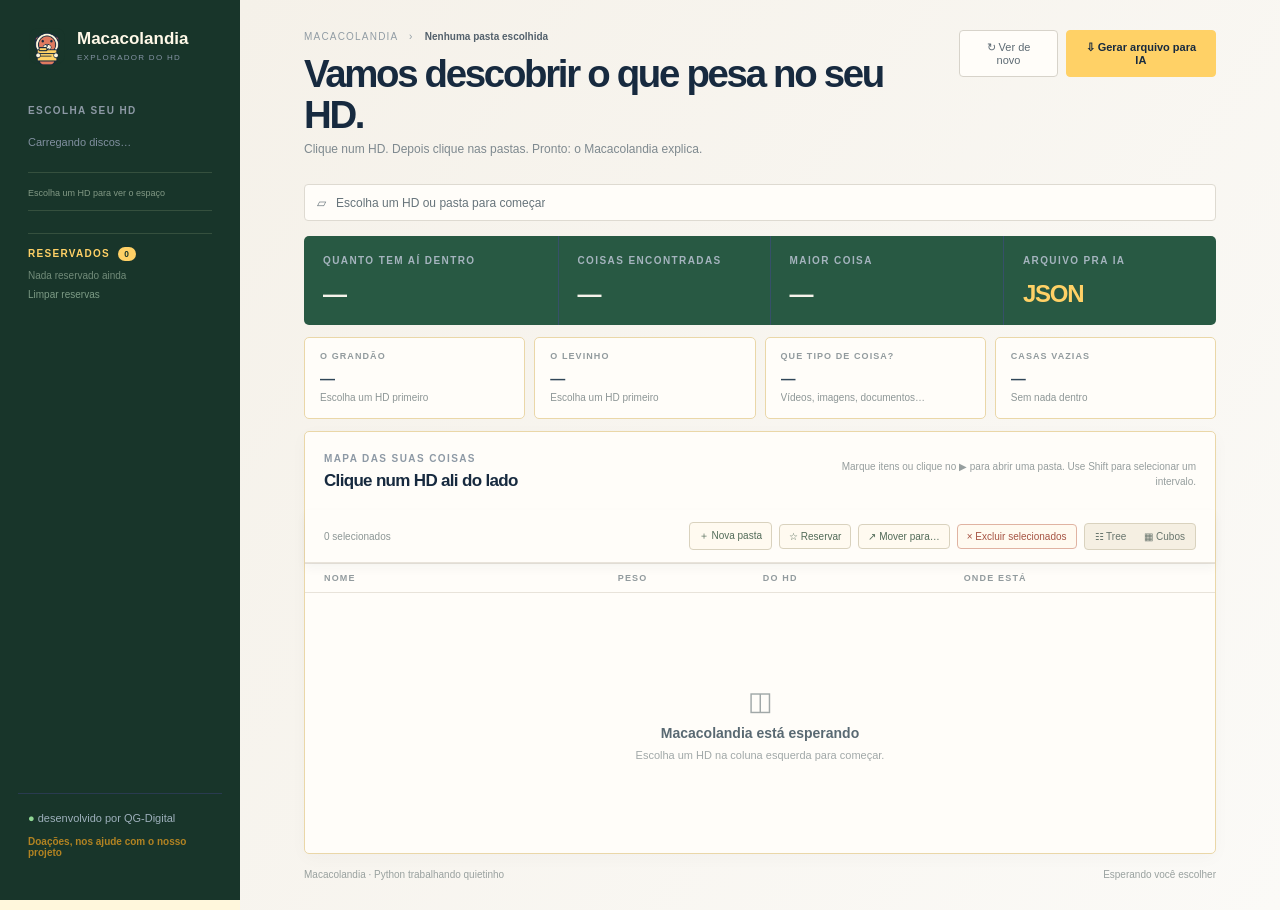
<file: index.html>
<!doctype html><html lang="pt-BR"><head><meta charset="UTF-8"><link rel="icon" type="image/x-icon" href="macacolandia-logo.ico"><meta name="viewport" content="width=device-width,initial-scale=1"><title>Macacolandia — Explorador do HD</title><link rel="stylesheet" href="desktop.css"><script src="https://sdk.mercadopago.com/js/v2"></script></head><body><div class="shell"><aside><div class="brand"><img class="app-logo" src="macacolandia-logo.png" alt=""><div><b>Macacolandia</b><small>EXPLORADOR DO HD</small></div></div><div class="eyebrow">ESCOLHA SEU HD</div><div id="drives" class="drives"><span class="muted">Carregando discos…</span></div><div id="diskInfo" class="disk-info"><small>Escolha um HD para ver o espaço</small></div><div class="reserved"><div class="reserved-title">RESERVADOS <small id="reservedCount">0</small></div><div id="reservedList" class="reserved-list"><small>Nada reservado ainda</small></div><button class="clear-reserved" onclick="clearReserved()">Limpar reservas</button></div><div class="aside-foot"><span>●</span> desenvolvido por QG-Digital<br><button class="donate-link" onclick="openDonation()">Doações, nos ajude com o nosso projeto</button></div></aside><main><header><div><div class="crumb">MACACOLANDIA　›　<b id="rootName">Nenhuma pasta escolhida</b></div><h1>Vamos descobrir o que pesa no seu HD.</h1><p class="sub">Clique num HD. Depois clique nas pastas. Pronto: o Macacolandia explica.</p></div><div class="actions"><button class="secondary" onclick="scanCurrent()">↻ Ver de novo</button><button class="primary" onclick="exportJson()">⇩ Gerar arquivo para IA</button></div></header><div class="path"><span>▱</span><span id="currentPath">Escolha um HD ou pasta para começar</span></div><div id="status" class="status hidden"></div><section class="summary"><div><label>QUANTO TEM AÍ DENTRO</label><strong id="total">—</strong></div><div><label>COISAS ENCONTRADAS</label><strong id="count">—</strong></div><div><label>MAIOR COISA</label><strong id="largest">—</strong></div><div><label>ARQUIVO PRA IA</label><strong class="json">JSON</strong></div></section><section id="insights" class="insights"><div><span>O GRANDÃO</span><b id="heaviest">—</b><small id="heavyText">Escolha um HD primeiro</small></div><div><span>O LEVINHO</span><b id="lightest">—</b><small id="lightText">Escolha um HD primeiro</small></div><div><span>QUE TIPO DE COISA?</span><b id="fileTypes">—</b><small id="typeText">Vídeos, imagens, documentos…</small></div><div><span>CASAS VAZIAS</span><b id="emptyFolders">—</b><small>Sem nada dentro</small></div></section><section class="panel tree-panel"><div class="panel-head"><div><label>MAPA DAS SUAS COISAS</label><h2 id="treeTitle">Clique num HD ali do lado</h2></div><div class="hint">Marque itens ou clique no ▶ para abrir uma pasta. Use Shift para selecionar um intervalo.</div></div><div class="file-actions"><span id="selectedText">0 selecionados</span><button onclick="createFolder()">＋ Nova pasta</button><button onclick="reserveSelected()">☆ Reservar</button><button onclick="moveSelected()">↗ Mover para…</button><button class="danger" onclick="deleteSelected()">× Excluir selecionados</button><div class="view-toggle" role="group" aria-label="Tipo de visão"><button id="viewTree" class="view-btn" onclick="setViewMode('tree')">☷ Tree</button><button id="viewCubes" class="view-btn" onclick="setViewMode('cubes')">▦ Cubos</button></div></div><div id="treeHead" class="tree-head"><span>NOME</span><span>PESO</span><span>DO HD</span><span>ONDE ESTÁ</span></div><div id="tree" class="tree"><div class="empty">◫<b>Macacolandia está esperando</b><span>Escolha um HD na coluna esquerda para começar.</span></div></div></section><footer><span>Macacolandia · Python trabalhando quietinho</span><span id="scanInfo">Esperando você escolher</span></footer></main></div><div id="preview" class="preview hidden"><div class="preview-box"><button class="close" onclick="closePreview()">×</button><span id="previewKind" class="eyebrow">PRÉVIA</span><h2 id="previewTitle">Arquivo</h2><div id="previewBody"></div></div></div><div id="folderModal" class="modal hidden" role="dialog" aria-modal="true" aria-labelledby="folderModalTitle"><div class="modal-box"><button class="close" onclick="closeFolderModal()">×</button><span class="eyebrow">NOVA PASTA</span><h2 id="folderModalTitle">Criar subpasta</h2><p id="folderModalText">Escolha um nome para a nova pasta.</p><label class="modal-label" for="folderName">Nome da pasta</label><input id="folderName" class="modal-input" type="text" maxlength="120" placeholder="Ex.: Projetos" autocomplete="off"><div class="modal-actions"><button class="secondary" onclick="closeFolderModal()">Cancelar</button><button class="primary" onclick="submitCreateFolder()">Criar pasta</button></div></div></div><div id="confirmModal" class="modal hidden" role="dialog" aria-modal="true" aria-labelledby="confirmModalTitle"><div class="modal-box"><button class="close" onclick="resolveConfirmation(false)">×</button><span id="confirmModalEyebrow" class="eyebrow">CONFIRMAÇÃO</span><h2 id="confirmModalTitle">Confirmar ação</h2><p id="confirmModalText"></p><div class="modal-actions"><button class="secondary" onclick="resolveConfirmation(false)">Cancelar</button><button id="confirmModalOk" class="primary" onclick="resolveConfirmation(true)">Confirmar</button></div></div></div><div id="donationModal" class="modal hidden" role="dialog" aria-modal="true" aria-labelledby="donationTitle"><div class="modal-box donation-box"><button class="close" onclick="closeDonation()">×</button><span class="eyebrow">APOIE O PROJETO</span><h2 id="donationTitle">Ajude o Macacolandia a continuar</h2><p class="donation-intro">Escolha um valor e um método. O pagamento é processado pelo servidor externo de pagamentos.</p><label class="modal-label" for="donationAmount">Valor da doação</label><div class="money-input"><span>R$</span><input id="donationAmount" class="modal-input" type="number" min="1" step="0.01" value="10.00"></div><div class="donation-tabs"><button id="donationPixTab" class="view-btn active" onclick="setDonationMethod('pix')">Pix</button><button id="donationCardTab" class="view-btn" onclick="setDonationMethod('card')">Cartão de crédito</button></div><div id="donationPixPanel"><button class="primary wide" onclick="generateDonationPix()">Gerar QR Code Pix</button><div id="pixResult" class="donation-result hidden"></div></div><div id="donationCardPanel" class="hidden"><form id="donation-card-form" class="donation-card-form"><div class="mp-card-field"><label>Número do cartão</label><div id="donation-card-number" class="mp-card-input"></div></div><div class="mp-card-row"><div class="mp-card-field"><label>Validade</label><div id="donation-card-expiration" class="mp-card-input"></div><small class="mp-card-helper">MM/AA</small></div><div class="mp-card-field"><label>CVV</label><div id="donation-card-cvv" class="mp-card-input"></div></div></div><div class="mp-card-field"><label>Nome impresso no cartão</label><input id="donation-card-name" class="modal-input" placeholder="Nome completo" autocomplete="cc-name"></div><div class="mp-card-field"><label>CPF ou CNPJ</label><input id="donation-card-document" class="modal-input" placeholder="Somente números" inputmode="numeric" autocomplete="off"></div><div class="mp-card-field"><label>E-mail para confirmação</label><input id="donation-card-email" class="modal-input" type="email" placeholder="seu@email.com" autocomplete="email"></div><div class="donation-technical-fields" aria-hidden="true"><select id="donation-card-issuer"><option value=""></option></select><select id="donation-card-installments"><option value="1">1x</option></select><select id="donation-card-identification-type"><option value="CPF">CPF</option><option value="CNPJ">CNPJ</option></select></div><p class="donation-note">Pagamento à vista em 1x. O cartão é tokenizado pelo Mercado Pago; o Macacolandia não salva número nem CVV.</p><button class="primary wide" type="submit">Pagar com cartão</button></form></div><div id="donationStatus" class="donation-status hidden"></div></div></div><script src="desktop.js"></script></body></html>
</file>
<file: desktop.css>
*{box-sizing:border-box}html{scroll-behavior:smooth}body{margin:0;background:#fff7dc;color:#172a3f;font-family:Verdana,Geneva,sans-serif;font-size:12px}button,input{font:inherit}.shell{display:flex;min-height:100vh;align-items:flex-start}aside{position:sticky;top:0;width:240px;flex:0 0 240px;height:100vh;max-height:100vh;overflow:auto;background:#18352a;color:#fff9e8;padding:27px 18px;display:flex;flex-direction:column;scrollbar-width:thin;scrollbar-color:#416a50 #18352a}.brand{display:flex;align-items:center;gap:11px;padding:0 10px 40px}.mark{font:700 34px Georgia;color:#ffd166;transform:rotate(-32deg)}.brand b{display:block;font:700 17px Verdana,Geneva,sans-serif}.brand small{color:#8594a5;font-size:8px;letter-spacing:.16em}.eyebrow,label{font-size:10px;letter-spacing:.14em;font-weight:700;color:#8d99a5}.eyebrow{padding:0 10px 10px}.drives{display:flex;flex-direction:column;gap:3px}.drive{border:0;background:transparent;color:#c4ced6;text-align:left;padding:11px 10px;border-radius:5px;display:flex;gap:10px;align-items:center;cursor:pointer;font-size:12px}.drive-loading,.drive-error{padding:12px 10px;color:#a9b8ad;font-size:11px;line-height:1.55;display:flex;gap:8px;align-items:flex-start}.drive-loading small{display:block;color:#738d7d;font-size:10px}.drive-error{display:block;color:#e5b79d}.drive-error button{display:block;margin-top:8px;border:1px solid #617562;background:transparent;color:#ffd166;padding:6px 8px;border-radius:4px;font-size:10px;cursor:pointer}.drive-error button:hover{background:#2f6d4d}.drive:hover,.drive.active{background:#2f6d4d;color:#fff}.drive.active{box-shadow:inset 3px 0 #ffd166}.drive b{display:block}.drive small{display:block;color:#8493a3;font-size:10px;margin-top:2px}.pick{margin:15px 10px;border:1px solid #506277;background:transparent;color:#e6ebed;padding:9px;border-radius:4px;cursor:pointer;font-size:11px}.disk-info{margin:14px 10px 0;padding:12px 0;border-top:1px solid #35503e;border-bottom:1px solid #35503e;color:#b9cbb9;font-size:10px}.disk-name{color:#ffd166;font-weight:700;overflow:hidden;text-overflow:ellipsis;white-space:nowrap}.banana-status{font-size:16px;margin:9px 0 8px;white-space:nowrap}.banana-status b{font-size:10px;color:#dbe9d7;margin-left:4px}.disk-grid{display:grid;grid-template-columns:repeat(3,1fr);gap:6px}.disk-grid b{display:block;color:#fff9e8;font-size:11px}.disk-grid small,.disk-info>small{display:block;color:#829985;font-size:9px;margin-top:3px}.disk-bar{height:4px;background:#294634;margin-top:9px}.disk-bar i{display:block;height:100%;background:#e07a5f}.risk{background:#fff0ec!important;box-shadow:inset 4px 0 #cf5c4c}.risk-badge{background:#cf5c4c;color:#fff;padding:3px 5px;border-radius:3px;font-size:8px;font-weight:700;letter-spacing:.04em;margin-left:5px;flex:none}.github-btn{border:1px solid #e1b1a5;background:#fff7f4;color:#a54d40;border-radius:3px;font-size:8px;padding:3px 5px;margin-left:3px;cursor:pointer}.github-btn:hover{background:#f9dcd4}.reserved{margin:22px 10px 0;border-top:1px solid #35503e;padding-top:14px}.reserved-title{color:#ffd166;font-size:10px;font-weight:700;letter-spacing:.13em}.reserved-title small{background:#ffd166;color:#18352a;border-radius:10px;padding:2px 6px;margin-left:4px}.reserved-list{margin-top:9px;max-height:180px;overflow:auto}.reserved-list>small{color:#718b79;font-size:10px}.reserved-item{display:flex;align-items:center;gap:6px;padding:7px 0;color:#d5e1d5;font-size:10px}.reserved-item b{min-width:0;overflow:hidden;text-overflow:ellipsis;white-space:nowrap;font-weight:500}.reserved-item button{margin-left:auto;background:transparent;border:0;color:#9cb49f;cursor:pointer}.clear-reserved{margin-top:7px;background:transparent;border:0;color:#7c9b85;font-size:10px;cursor:pointer;padding:0}.clear-reserved:hover{color:#ffd166}.pick:hover{border-color:#ffd166;color:#ffd166}.muted{padding:10px;color:#8190a0;font-size:11px}.aside-foot{margin-top:auto;border-top:1px solid #293b50;padding:15px 10px;color:#9eb0bc;font-size:11px;line-height:1.7}.aside-foot span{color:#8fd694}.aside-foot small{color:#66798e}main{flex:1;min-width:0;padding:30px 5vw;background:linear-gradient(125deg,#f5f1e9,#fbfaf7);min-height:100vh}header{display:flex;justify-content:space-between;gap:25px;align-items:flex-start}.crumb{color:#929da5;font-size:10px;letter-spacing:.12em}.crumb b{color:#53616c;letter-spacing:0}h1,h2,h3,strong{font-family:Verdana,Geneva,sans-serif}h1{font-size:clamp(27px,3vw,40px);letter-spacing:-.06em;line-height:1.06;margin:10px 0 7px}.sub{margin:0;color:#7e898f;font-size:12px}.actions{display:flex;gap:8px}.primary,.secondary{padding:10px 14px;border-radius:4px;border:1px solid #d7d3ca;font-size:11px;cursor:pointer}.primary{background:#ffd166;border-color:#ffd166;color:#172a3f;font-weight:700}.secondary{background:#fffdf9;color:#5d6a73}.primary:hover{background:#ffc85c}.path{height:37px;display:flex;align-items:center;gap:10px;background:#fffdf9;border:1px solid #dedad1;border-radius:4px;margin:28px 0 15px;padding:0 12px;color:#67747b;font-size:12px;white-space:nowrap;overflow:hidden}.path span:nth-child(2){overflow:hidden;text-overflow:ellipsis}.status{background:#e6f0ed;color:#3e6c66;border:1px solid #cbe0d9;padding:8px 11px;font-size:11px;margin-bottom:12px}.hidden{display:none!important}.status.error{background:#f8e8e1;color:#8c5045}.loader{width:22px;height:22px;border:2px solid #d9e1de;border-top-color:#c99125;border-radius:50%;animation:spin .8s linear infinite}.loader.mini{display:inline-block;width:12px;height:12px;border-width:2px;vertical-align:-2px}@keyframes spin{to{transform:rotate(360deg)}}.child-loading{padding:9px 19px;border-bottom:1px solid #eeeae3;color:#8c9698;font-size:11px;background:#fcfaf5}.child-empty{padding:8px 19px;color:#a0a7a6;font-size:10px;border-bottom:1px solid #eeeae3}.summary{display:grid;grid-template-columns:1.2fr 1fr 1.1fr 1fr;background:#285943;color:#f6f3eb;border-radius:5px;margin-bottom:12px}.summary>div{padding:17px 19px;border-right:1px solid #365069}.summary>div:last-child{border:0}.summary label{color:#a5b4be}.summary strong{display:block;font-size:24px;margin-top:13px;letter-spacing:-.05em}.summary .json{color:#ffd166}.panel{background:#fffdf9;border:1px solid #ead7a8;border-radius:5px;box-shadow:0 4px 18px #1a2b3b07}.tree-panel{overflow:hidden}.panel-head{display:flex;justify-content:space-between;align-items:flex-start;padding:19px}.panel-head h2{font-size:17px;letter-spacing:-.04em;margin:6px 0 0}.hint{font-size:10px;color:#969e9e;margin-top:9px;max-width:360px;text-align:right;line-height:1.45}.tree-head,.tree-row{display:grid;grid-template-columns:1.5fr .7fr 1fr 1.25fr;gap:15px;align-items:center}.tree-head{border-block:1px solid #e8e3da;padding:9px 19px;color:#929b9e;font-size:9px;letter-spacing:.13em;font-weight:700}.tree-row{width:100%;border:0;border-bottom:1px solid #eeeae3;background:transparent;padding:12px 19px;text-align:left;color:#54636e;font-size:11px;cursor:pointer}.tree-row.selected{background:#fff7db;box-shadow:inset 3px 0 #ffd166}.check{accent-color:#2f8a56;width:14px;height:14px;flex:none;cursor:pointer}.file-actions{display:flex;align-items:center;gap:7px;padding:0 19px 12px;border-bottom:1px solid #e8e3da;flex-wrap:wrap}.file-actions>span{margin-right:auto;color:#8c9695;font-size:10px}.file-actions button{border:1px solid #d9d2be;background:#fffaf0;color:#526b58;padding:6px 9px;border-radius:4px;font-size:10px;cursor:pointer}.file-actions button:hover{background:#fff0c2}.file-actions .danger{color:#a65443;border-color:#e0b3a2}.file-actions .danger:hover{background:#f9e2d9}.view-toggle{display:flex;gap:4px;border:1px solid #d9d2be;border-radius:4px;padding:3px;background:#f5efe2}.view-btn{border:0!important;background:transparent!important;color:#68756d!important;padding:4px 7px!important}.view-btn.active{background:#285943!important;color:#fff9e8!important}.tree-row:hover{background:#faf8f3}.tree-name{display:flex;gap:8px;align-items:center;min-width:0}.toggle{width:13px;color:#b28322;font-size:12px}.folder{color:#c99020}.tree-name b{white-space:nowrap;overflow:hidden;text-overflow:ellipsis;color:#304658}.size{font-weight:700;color:#3d5260}.usage{display:flex;align-items:center;gap:8px}.bar{height:5px;flex:1;background:#e8e2d8}.bar i{display:block;height:100%;background:#d2a13c}.usage small{width:34px;color:#8f989b}.path-cell{font-size:10px;color:#9ba2a2;white-space:nowrap;overflow:hidden;text-overflow:ellipsis}.empty{height:260px;display:flex;flex-direction:column;align-items:center;justify-content:center;gap:8px;color:#a1a8a8;font-size:26px}.empty b{font:600 14px Verdana,Geneva,sans-serif;color:#596972}.empty span{font-size:11px}.cube-grid{display:grid;grid-template-columns:repeat(auto-fill,minmax(205px,1fr));gap:12px;padding:16px;background:#fcfaf5}.cube-card{position:relative;min-height:154px;border:1px solid #ead7a8;border-radius:8px;background:#fffdf9;padding:15px;box-shadow:0 4px 10px #1a2b3b08;cursor:pointer;transition:transform .15s ease,box-shadow .15s ease,border-color .15s ease}.cube-card:hover{transform:translateY(-2px);box-shadow:0 8px 18px #1a2b3b16;border-color:#d2a13c}.cube-card.selected{background:#fff7db;border-color:#ffd166;box-shadow:inset 3px 0 #ffd166,0 5px 14px #d2a13c25}.cube-card .check{position:absolute;top:13px;right:13px}.cube-icon{font-size:27px;color:#c99020;margin-bottom:12px}.cube-title{display:block;max-width:calc(100% - 25px);font-weight:700;color:#304658;white-space:nowrap;overflow:hidden;text-overflow:ellipsis}.cube-meta{display:block;color:#8a9698;font-size:10px;margin-top:8px;line-height:1.5}.cube-bar{height:5px;background:#e8e2d8;margin-top:13px}.cube-bar i{display:block;height:100%;background:#d2a13c}.cube-open{position:absolute;right:12px;bottom:11px;color:#b28322;font-size:13px}.cube-children{grid-column:1/-1;display:grid;grid-template-columns:repeat(auto-fill,minmax(180px,1fr));gap:10px;margin:-3px 0 5px 18px;padding:10px 0 0 15px;border-left:2px solid #ead7a8}.cube-children .cube-card{min-height:135px}.cube-loading,.cube-empty{grid-column:1/-1;padding:12px;color:#8c9698;font-size:11px}.risk{background:#fff0ec!important;box-shadow:inset 4px 0 #cf5c4c}.risk-badge{background:#cf5c4c;color:#fff;padding:3px 5px;border-radius:3px;font-size:8px;font-weight:700;letter-spacing:.04em;margin-left:5px;flex:none}.github-btn{border:1px solid #e1b1a5;background:#fff7f4;color:#a54d40;border-radius:3px;font-size:8px;padding:3px 5px;margin-left:3px;cursor:pointer}.github-btn:hover{background:#f9dcd4}footer{display:flex;justify-content:space-between;padding-top:15px;color:#99a19f;font-size:10px}.insights{display:grid;grid-template-columns:repeat(4,1fr);gap:9px;margin-bottom:12px}.insights>div{background:#fffdf9;border:1px solid #ead7a8;border-radius:5px;padding:13px 15px;min-height:82px}.insights span{display:block;color:#929b9e;font-size:9px;letter-spacing:.12em;font-weight:700}.insights b{display:block;font:600 15px Verdana,Geneva,sans-serif;color:#304658;margin-top:9px;white-space:nowrap;overflow:hidden;text-overflow:ellipsis}.insights small{display:block;color:#8d9696;font-size:10px;margin-top:5px;white-space:nowrap;overflow:hidden;text-overflow:ellipsis}.preview{position:fixed;inset:0;background:#18352acc;display:flex;align-items:center;justify-content:center;padding:25px;z-index:10}.preview-box{position:relative;background:#fffdf9;border-radius:6px;max-width:780px;max-height:85vh;overflow:auto;padding:24px;min-width:420px;box-shadow:0 18px 55px #0d1a2b66}.preview-box h2{font-size:20px;margin:7px 0 18px}.preview-box img,.preview-box video{display:block;max-width:700px;max-height:58vh;margin:auto;border-radius:3px;background:#ecedea}.preview-box audio{width:100%;min-width:360px}.close{position:absolute;top:12px;right:14px;border:0;background:transparent;font-size:23px;color:#68747b;cursor:pointer}.preview-note{color:#7d898d;font-size:12px;background:#f2efe8;padding:14px}@media(max-width:800px){aside{width:195px;flex-basis:195px}main{padding-inline:22px}.summary{grid-template-columns:1fr 1fr}.summary>div:nth-child(2){border:0}.summary>div{padding:14px}.actions{flex-direction:column}.tree-head,.tree-row{grid-template-columns:1.5fr .7fr 1fr}.tree-head span:last-child,.path-cell{display:none}}@media(max-width:600px){.shell{display:block}aside{position:relative;top:auto;width:100%;height:auto;max-height:none;padding:15px 18px;display:block}.brand{padding:0}.eyebrow,.drives,.pick,.aside-foot{display:none}main{padding:22px 15px}header{display:block}.actions{margin-top:16px;flex-direction:row;justify-content:flex-end}.summary{grid-template-columns:1fr 1fr}.summary strong{font-size:19px}.summary>div{border:0}.tree-head,.tree-row{grid-template-columns:1.4fr .75fr 1fr;padding-inline:12px}.tree-head{padding-inline:12px}.tree-head span:nth-child(4){display:none}.tree-row .path-cell{display:none}.file-actions{padding-inline:12px}.file-actions>span{width:100%;margin-right:0}.view-toggle{margin-left:auto}.panel-head{display:block;padding:14px}.hint{text-align:left;margin-top:10px}.cube-grid{grid-template-columns:1fr;padding:12px}.cube-children{margin-left:8px}.preview-box{min-width:0;width:100%}footer{line-height:1.6;display:block}}

.modal{position:fixed;inset:0;z-index:20;display:flex;align-items:center;justify-content:center;padding:24px;background:#18352acc}.modal-box{position:relative;width:min(460px,100%);padding:28px;background:#fffdf9;border:1px solid #ead7a8;border-radius:8px;box-shadow:0 18px 55px #0d1a2b66}.modal-box h2{margin:7px 0 9px;font-size:21px;color:#304658}.modal-box p{margin:0 0 20px;color:#7d898d;font-size:11px;line-height:1.55}.modal-label{display:block;margin:0 0 7px;color:#53616c;font-size:10px;letter-spacing:.08em}.modal-input{width:100%;height:40px;padding:0 11px;border:1px solid #d9d2be;border-radius:5px;background:#fffaf0;color:#304658;outline:0}.modal-input:focus{border-color:#c99020;box-shadow:0 0 0 3px #ffd16644}.modal-actions{display:flex;justify-content:flex-end;gap:8px;margin-top:22px}.text-preview{max-width:700px;max-height:58vh;overflow:auto;margin:0;padding:16px;border:1px solid #e8e3da;border-radius:5px;background:#182a2a;color:#e8f1e8;font:12px/1.6 Consolas,Monaco,'Courier New',monospace;white-space:pre-wrap;overflow-wrap:anywhere}.text-preview code{font:inherit;color:inherit}@media(max-width:600px){.modal{padding:15px}.modal-box{padding:22px}.text-preview{max-height:62vh;font-size:11px}}

/* Na visão Cubos, cada item expandido ocupa um cartão próprio no mesmo grid. */
.cube-card-wrap{display:contents}.cube-children{display:contents;margin:0;padding:0;border:0}.cube-children .cube-card{min-height:154px}.cube-loading,.cube-empty{grid-column:1/-1;padding:14px 6px;margin:0;color:#8c9698;font-size:11px}

.cube-thumb{display:block;width:100%;height:82px;object-fit:cover;border-radius:5px;background:#eef0e9;margin-bottom:12px}.cube-thumb.thumb-failed{display:none}.cube-card:has(.cube-thumb){padding-top:10px}.cube-card:has(.cube-thumb) .cube-title{margin-top:0}

/* Ações sempre acessíveis durante a rolagem e destinos destacados no arrastar. */
.tree-panel{overflow:visible}.file-actions{position:sticky;top:0;z-index:8;background:#fffdf9;padding-top:12px;box-shadow:0 5px 10px #1a2b3b0b}.tree-row.drag-over,.cube-card.drag-over,.reserved-item.drag-over{background:#e7f2e8!important;outline:2px dashed #4e9560;outline-offset:-2px}.tree-row[draggable="true"],.cube-card[draggable="true"],.reserved-item[draggable="true"]{cursor:grab}.tree-row[draggable="true"]:active,.cube-card[draggable="true"]:active,.reserved-item[draggable="true"]:active{cursor:grabbing}.reserved-folder{border-radius:4px;padding-inline:5px}.reserved-folder.drag-over{color:#fff9e8;background:#2f6d4d!important}
@media(max-width:600px){.file-actions{top:0}}

.modal .danger{background:#cf5c4c;border-color:#cf5c4c;color:#fff}.modal .danger:hover{background:#b94c3d}

.donate-link{display:block;border:0;background:transparent;color:#b28322;font:600 10px Verdana,Geneva,sans-serif;text-align:left;padding:8px 0 0;cursor:pointer}.donate-link:hover{text-decoration:underline;color:#8d6616}.donation-box{width:min(520px,100%);max-height:88vh;overflow:auto}.donation-intro,.donation-note{color:#718087;font-size:11px;line-height:1.6}.donation-tabs{display:flex;gap:8px;margin:18px 0 14px}.donation-tabs .view-btn{flex:1}.money-input{display:flex;align-items:center;gap:8px}.money-input>span{font-weight:700;color:#304658}.money-input .modal-input{flex:1}.wide{width:100%;margin-top:12px}.donation-result{display:flex;flex-direction:column;align-items:center;gap:9px;margin-top:16px;padding:14px;background:#f3f6ef;border:1px solid #cfdcc7;border-radius:6px;color:#46644a;font-size:11px;text-align:center}.pix-qr{width:190px;height:190px;object-fit:contain;background:white;padding:8px;border-radius:4px}.donation-result textarea{width:100%;min-height:72px;resize:vertical;border:1px solid #d8dfd5;border-radius:4px;padding:8px;color:#536269;background:#fff;font:10px monospace}.donation-status{margin-top:12px;padding:9px 11px;border-radius:4px;background:#edf4e9;color:#4c704f;font-size:11px}.donation-status.error{background:#fff0ec;color:#a64d40}.empty-folder{animation:empty-folder-glow 1.8s ease-in-out infinite alternate}.cube-card.empty-folder{border-color:#e5b849;box-shadow:0 0 0 2px #f4d77c55,0 7px 18px #d2a13c45}.tree-row.empty-folder{background:#fff8dc;box-shadow:inset 4px 0 #e5b849,0 0 12px #e5b84933}@keyframes empty-folder-glow{from{filter:brightness(1)}to{filter:brightness(1.07)}}

.donation-card-form{display:flex;flex-direction:column;gap:10px}.donation-card-form .mp-card-field{display:flex;flex-direction:column;gap:5px}.donation-card-form .mp-card-field label{color:#596972;font-size:10px;font-weight:700}.donation-card-form .mp-card-input,.donation-card-form input.modal-input{min-height:40px;border:1px solid #d8dfd5;border-radius:4px;background:#fff;padding:10px;color:#304658;font:12px Verdana,Geneva,sans-serif;box-sizing:border-box}.donation-card-form .mp-card-input{padding:0;display:flex;align-items:center}.donation-card-form .mp-card-row{display:grid;grid-template-columns:1fr 1fr;gap:10px}.donation-card-form .mp-card-helper{color:#899395;font-size:9px}.donation-technical-fields{position:absolute;width:1px;height:1px;overflow:hidden;opacity:0;pointer-events:none}.donation-card-form input:focus{outline:2px solid #e5c56b;outline-offset:1px}@media(max-width:600px){.donation-card-form .mp-card-row{grid-template-columns:1fr}}

/* Checkout compacto: os campos não ocupam espaço excessivo no modal. */
.donation-box{width:min(440px,calc(100vw - 34px))}.donation-card-form{max-width:360px;margin:0 auto}.donation-card-form .mp-card-input{height:34px;min-height:34px}.donation-card-form .mp-card-number-field,.donation-card-form .mp-card-number-field .mp-card-input{max-width:300px}.donation-card-form .mp-card-row{grid-template-columns:150px 96px;max-width:260px}.donation-card-form .mp-card-row .mp-card-input{width:100%}.donation-card-form input.modal-input{min-height:36px;padding:8px;font-size:11px}

.app-logo{width:38px;height:38px;object-fit:contain;flex:none;border-radius:9px}.brand .app-logo+div{min-width:0}
</file>
